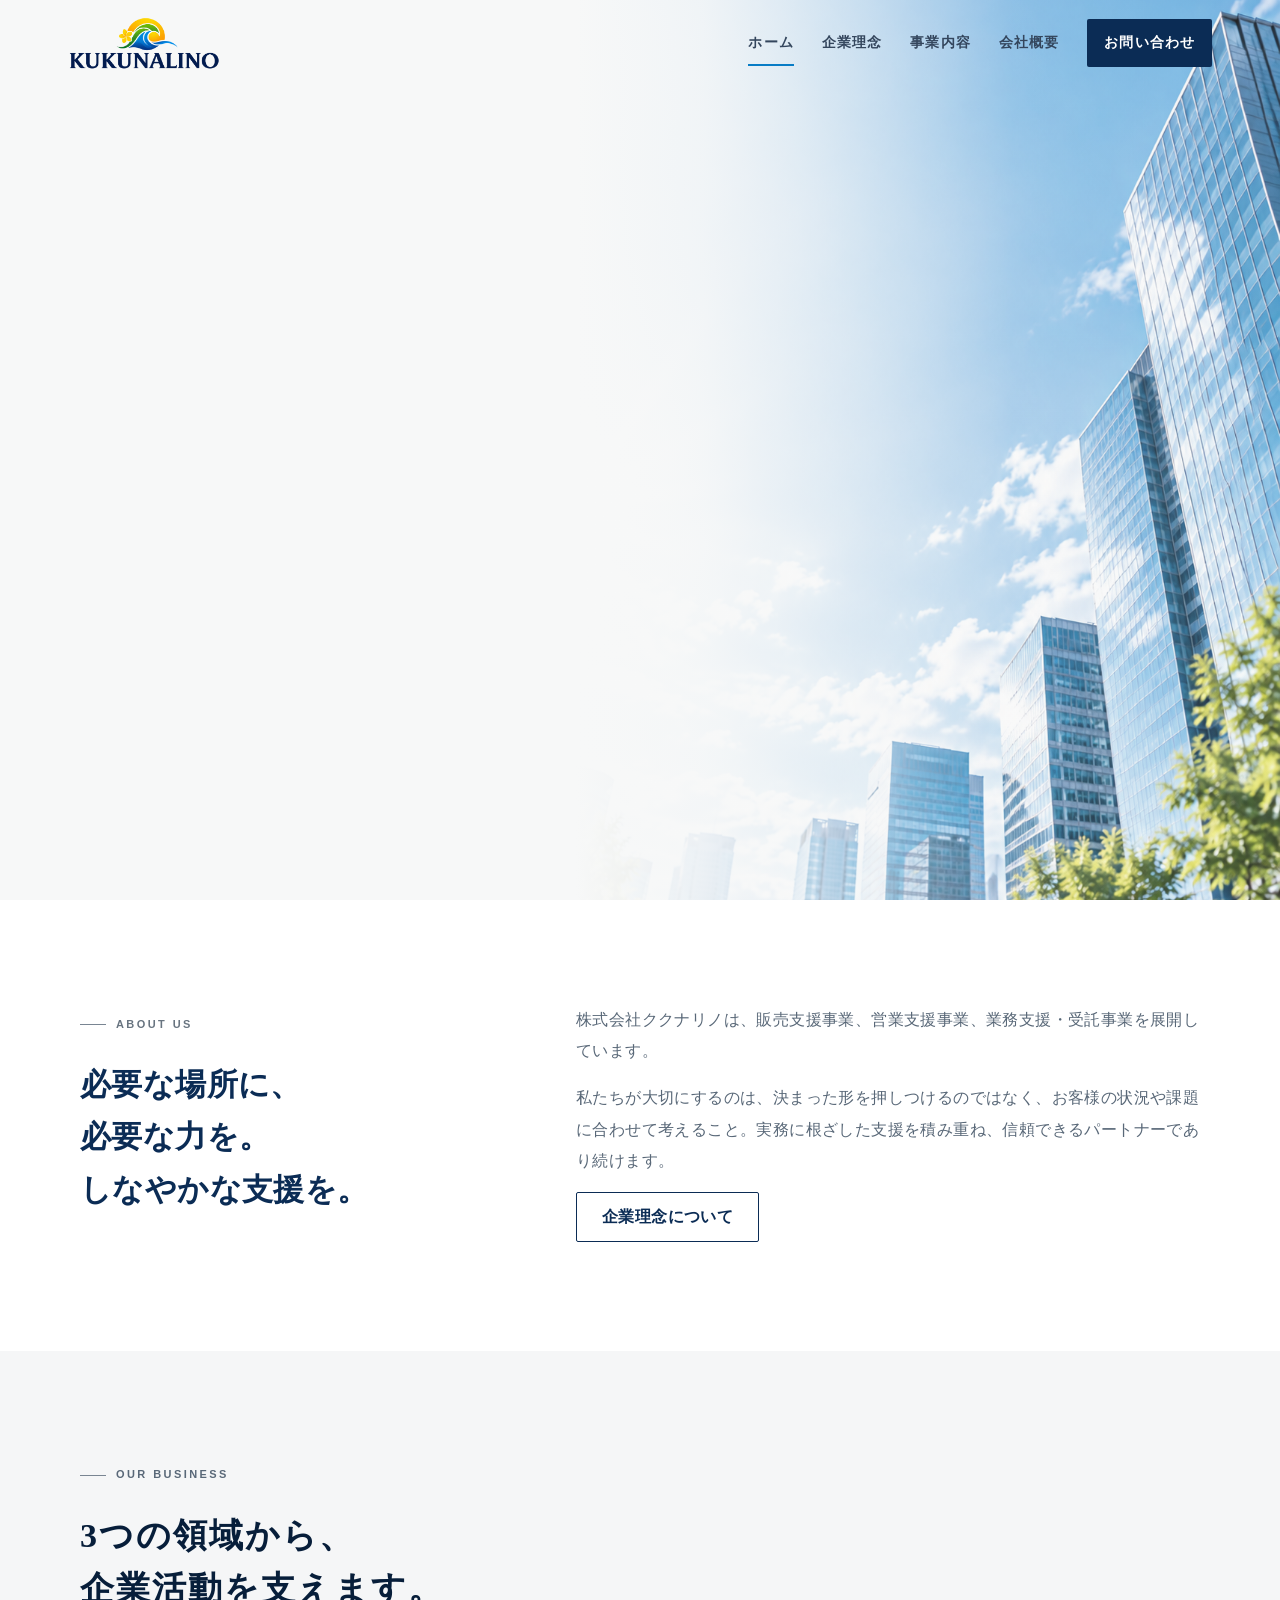
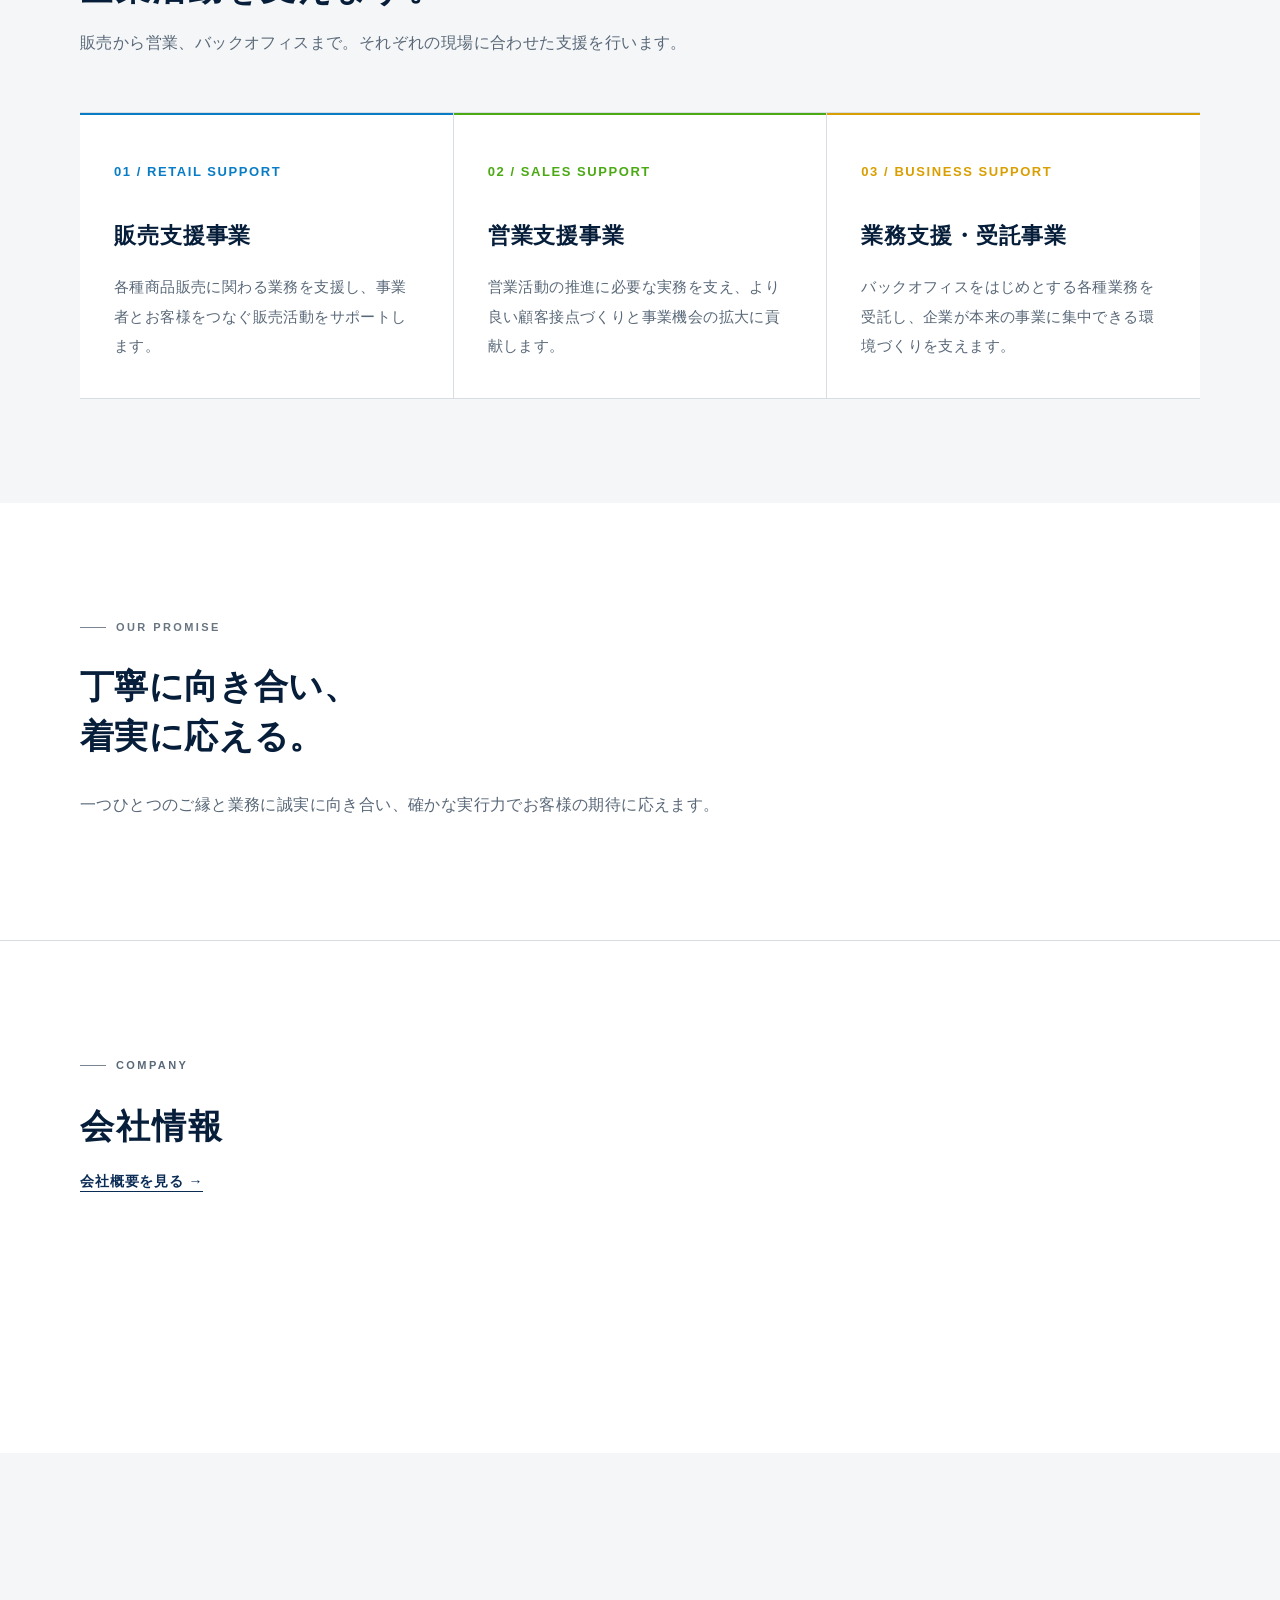
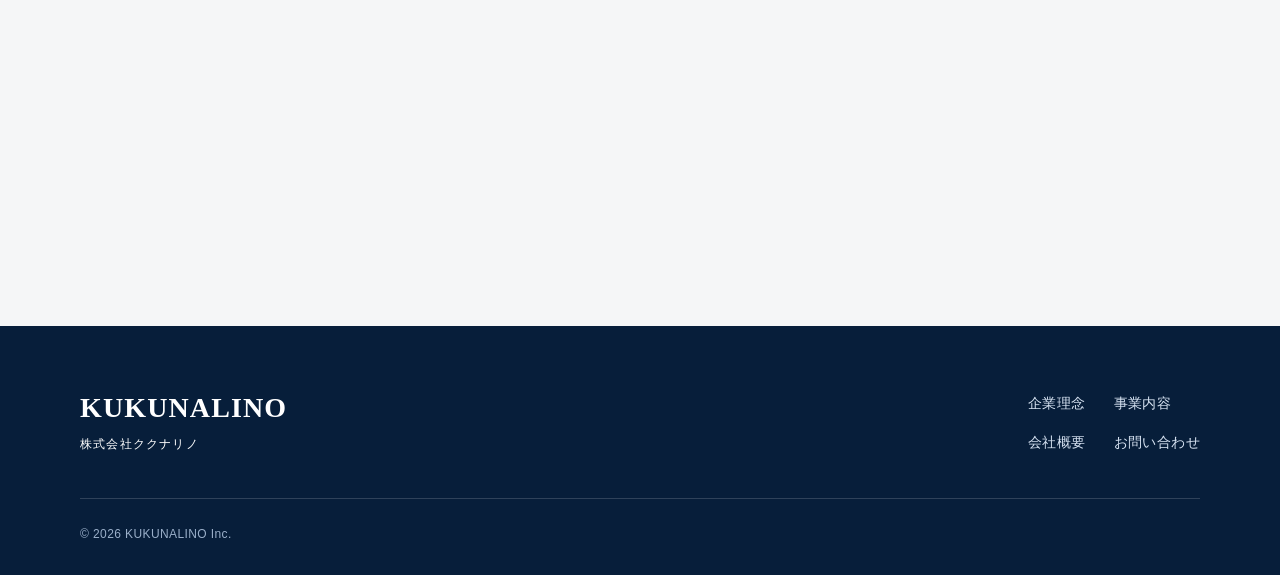
<file: index.html>
<!doctype html>
<html lang="ja"><head><meta charset="utf-8"><meta name="viewport" content="width=device-width,initial-scale=1"><title>株式会社ククナリノ｜販売・営業・業務支援で企業の前進を支える</title><meta name="description" content="株式会社ククナリノは、販売支援、営業支援、業務支援・受託を通じて、企業の前進を支える会社です。"><meta name="robots" content="index,follow,max-image-preview:large"><meta name="theme-color" content="#ffffff"><link rel="canonical" href="https://kukuna-lino.com/"><link rel="icon" href="favicon.ico" sizes="any"><link rel="shortcut icon" href="favicon.ico"><link rel="icon" href="assets/favicon.png" type="image/png" sizes="192x192"><link rel="apple-touch-icon" href="assets/apple-touch-icon.png" sizes="180x180"><link rel="manifest" href="site.webmanifest"><meta property="og:type" content="website"><meta property="og:locale" content="ja_JP"><meta property="og:site_name" content="株式会社ククナリノ"><meta property="og:title" content="株式会社ククナリノ｜販売・営業・業務支援で企業の前進を支える"><meta property="og:description" content="販売支援、営業支援、業務支援・受託を通じて、企業の前進を支えます。"><meta property="og:url" content="https://kukuna-lino.com/"><meta property="og:image" content="https://kukuna-lino.com/assets/hero-city-pc.png"><meta property="og:image:alt" content="株式会社ククナリノ"><meta name="twitter:card" content="summary_large_image"><meta name="twitter:title" content="株式会社ククナリノ｜販売・営業・業務支援"><meta name="twitter:description" content="販売支援、営業支援、業務支援・受託を通じて、企業の前進を支えます。"><meta name="twitter:image" content="https://kukuna-lino.com/assets/hero-city-pc.png"><link rel="stylesheet" href="assets/styles.css?v=20261020d"><script src="assets/site.js?v=20261020d" defer></script><script type="application/ld+json">{"@context":"https://schema.org","@graph":[{"@type":"WebSite","@id":"https://kukuna-lino.com/#website","url":"https://kukuna-lino.com/","name":"ククナリノ","alternateName":["株式会社ククナリノ","KUKUNALINO"],"publisher":{"@id":"https://kukuna-lino.com/#organization"}},{"@type":"Organization","@id":"https://kukuna-lino.com/#organization","name":"株式会社ククナリノ","alternateName":["ククナリノ","KUKUNALINO"],"url":"https://kukuna-lino.com/","logo":"https://kukuna-lino.com/assets/kukunalino-logo.png","email":"info@kukuna-lino.com","foundingDate":"2021-09-16","address":{"@type":"PostalAddress","postalCode":"150-0043","addressRegion":"東京都","addressLocality":"渋谷区","streetAddress":"道玄坂1丁目10番8号 渋谷道玄坂東急ビル2F-C","addressCountry":"JP"}}]}</script></head>
<body class="home"><a class="skip" href="#main">本文へ移動</a>
<header class="site-header"><div class="header-inner"><a class="brand" href="index.html" aria-label="株式会社ククナリノ ホーム"><img src="assets/kukunalino-logo.png" alt="KUKUNALINO"></a><button class="menu-btn" aria-expanded="false" aria-label="メニューを開く">☰</button><nav class="nav" aria-label="メインナビゲーション"><a href="index.html" aria-current="page">ホーム</a><a href="philosophy.html">企業理念</a><a href="services.html">事業内容</a><a href="company.html">会社概要</a><a class="contact-link" href="contact.html">お問い合わせ</a></nav></div></header>
<main id="main"><section class="hero"><div class="hero-media"><picture><source media="(max-width: 900px)" srcset="assets/hero-city-sp.png"><img src="assets/hero-city-pc.png" alt="青空に映えるオフィス街の高層ビルと街路樹"></picture></div><div class="container"><div class="hero-content"><p class="eyebrow">Connect possibilities</p><h1>想いをつなぎ、<br><em>事業を前へ。</em></h1><p class="lead">商品販売、営業活動、日々の業務。企業を動かすさまざまな場面に寄り添い、柔軟な支援で次の一歩をつくります。</p><div class="btns"><a class="btn" href="services.html">事業内容を見る</a><a class="btn secondary" href="company.html">会社情報を見る</a></div></div></div></section>
<section class="section"><div class="container"><div class="intro-grid reveal"><div><p class="eyebrow">About us</p><p class="intro-message">必要な場所に、<br>必要な力を。<br>しなやかな支援を。</p></div><div class="intro-copy"><p>株式会社ククナリノは、販売支援事業、営業支援事業、業務支援・受託事業を展開しています。</p><p>私たちが大切にするのは、決まった形を押しつけるのではなく、お客様の状況や課題に合わせて考えること。実務に根ざした支援を積み重ね、信頼できるパートナーであり続けます。</p><a class="btn secondary" href="philosophy.html">企業理念について</a></div></div></section>
<section class="section soft"><div class="container"><div class="section-title reveal"><p class="eyebrow">Our business</p><h2>3つの領域から、<br>企業活動を支えます。</h2><p>販売から営業、バックオフィスまで。それぞれの現場に合わせた支援を行います。</p></div><div class="service-grid"><article class="service-card blue reveal"><span class="num">01 / RETAIL SUPPORT</span><div class="icon" aria-hidden="true">🛒</div><h3>販売支援事業</h3><p>各種商品販売に関わる業務を支援し、事業者とお客様をつなぐ販売活動をサポートします。</p></article><article class="service-card green reveal"><span class="num">02 / SALES SUPPORT</span><div class="icon" aria-hidden="true">↗</div><h3>営業支援事業</h3><p>営業活動の推進に必要な実務を支え、より良い顧客接点づくりと事業機会の拡大に貢献します。</p></article><article class="service-card yellow reveal"><span class="num">03 / BUSINESS SUPPORT</span><div class="icon" aria-hidden="true">⚙</div><h3>業務支援・受託事業</h3><p>バックオフィスをはじめとする各種業務を受託し、企業が本来の事業に集中できる環境づくりを支えます。</p></article></div></div></section>
<section class="section"><div class="container"><div class="statement reveal"><div class="statement-copy"><p class="eyebrow">Our promise</p><h2>丁寧に向き合い、<br>着実に応える。</h2><p>一つひとつのご縁と業務に誠実に向き合い、確かな実行力でお客様の期待に応えます。</p></div><div class="statement-art" aria-hidden="true"><span></span><span></span><span></span></div></div></div></section>
<section class="section company-section"><div class="container"><div class="company-brief"><div class="section-title reveal"><p class="eyebrow">Company</p><h2>会社情報</h2><p><a class="text-link" href="company.html">会社概要を見る →</a></p></div><div class="table-wrap reveal"><table class="company-table"><tbody><tr><th>会社名</th><td>株式会社ククナリノ</td></tr><tr><th>所在地</th><td>〒150-0043<br>東京都渋谷区道玄坂1丁目10番8号<br>渋谷道玄坂東急ビル2F-C</td></tr><tr><th>設立</th><td>2021年9月16日</td></tr></tbody></table></div></div></div></section><section class="section soft"><div class="container"><div class="cta-band reveal"><p class="eyebrow">Contact</p><h2>お問い合わせ</h2><p>事業に関するご質問・ご相談は、メールにて承っております。</p><a class="btn mail-btn" href="mailto:info@kukuna-lino.com?subject=お問い合わせ"><svg viewBox="0 0 24 24" aria-hidden="true" focusable="false"><rect x="3" y="5.5" width="18" height="13" rx="1.5" fill="none" stroke="currentColor" stroke-width="1.4"/><path d="M3.8 6.5 12 13l8.2-6.5" fill="none" stroke="currentColor" stroke-width="1.4" stroke-linejoin="round"/></svg>メールでお問い合わせ</a></div></div></section></main>
<footer class="site-footer"><div class="container"><div class="footer-top"><div class="footer-brand">KUKUNALINO<small>株式会社ククナリノ</small></div><nav class="footer-nav" aria-label="フッターナビゲーション"><a href="philosophy.html">企業理念</a><a href="services.html">事業内容</a><a href="company.html">会社概要</a><a href="contact.html">お問い合わせ</a></nav></div><p class="copyright">© <span data-year></span> KUKUNALINO Inc.</p></div></footer></body></html>
</file>
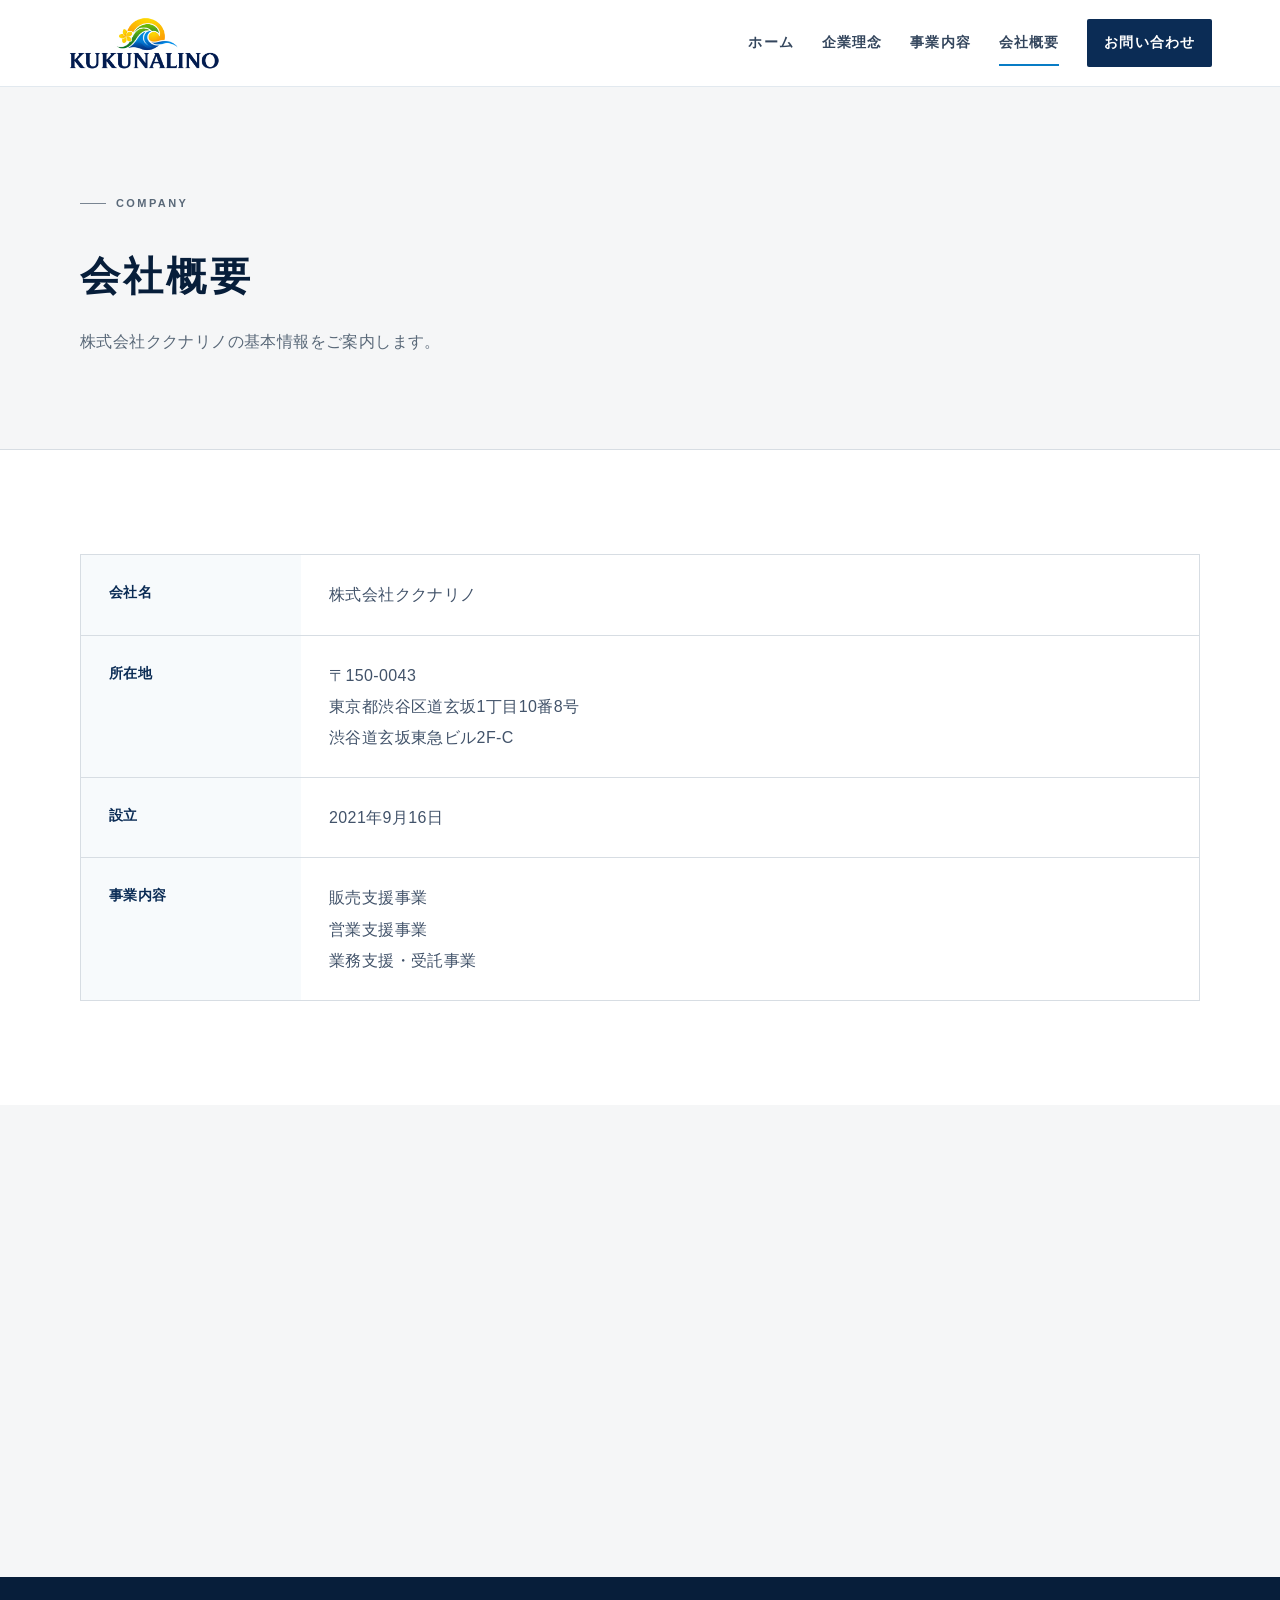
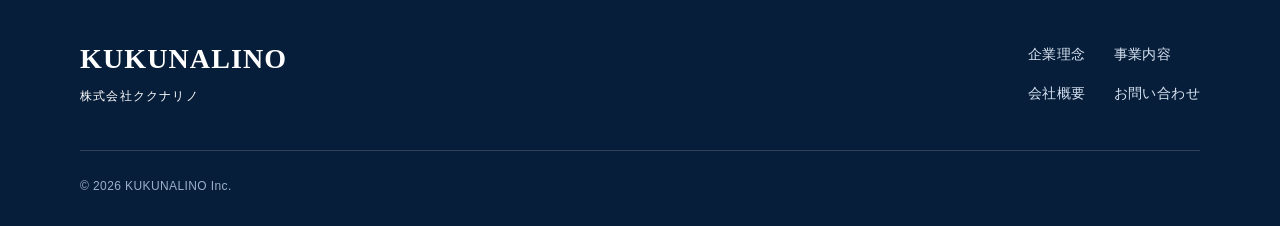
<file: company.html>
<!doctype html><html lang="ja"><head><meta charset="utf-8"><meta name="viewport" content="width=device-width,initial-scale=1"><title>会社概要｜株式会社ククナリノ</title><meta name="description" content="株式会社ククナリノの会社概要です。所在地、設立年月日、販売支援・営業支援・業務支援などの事業内容をご案内します。"><meta name="robots" content="index,follow,max-image-preview:large"><meta name="theme-color" content="#ffffff"><link rel="canonical" href="https://kukuna-lino.com/company.html"><link rel="icon" href="favicon.ico" sizes="any"><link rel="shortcut icon" href="favicon.ico"><link rel="icon" href="assets/favicon.png" type="image/png" sizes="192x192"><link rel="apple-touch-icon" href="assets/apple-touch-icon.png" sizes="180x180"><link rel="manifest" href="site.webmanifest"><meta property="og:type" content="website"><meta property="og:locale" content="ja_JP"><meta property="og:site_name" content="株式会社ククナリノ"><meta property="og:title" content="会社概要｜株式会社ククナリノ"><meta property="og:description" content="株式会社ククナリノの所在地、設立年月日、事業内容をご案内します。"><meta property="og:url" content="https://kukuna-lino.com/company.html"><meta property="og:image" content="https://kukuna-lino.com/assets/hero-city-pc.png"><meta property="og:image:alt" content="株式会社ククナリノ"><meta name="twitter:card" content="summary_large_image"><link rel="stylesheet" href="assets/styles.css?v=20261020d"><script src="assets/site.js?v=20261020d" defer></script></head>
<body><a class="skip" href="#main">本文へ移動</a><header class="site-header"><div class="header-inner"><a class="brand" href="index.html"><img src="assets/kukunalino-logo.png" alt="KUKUNALINO"></a><button class="menu-btn" aria-expanded="false" aria-label="メニューを開く">☰</button><nav class="nav"><a href="index.html">ホーム</a><a href="philosophy.html">企業理念</a><a href="services.html">事業内容</a><a href="company.html" aria-current="page">会社概要</a><a class="contact-link" href="contact.html">お問い合わせ</a></nav></div></header><main id="main"><section class="page-hero"><div class="container"><p class="eyebrow">Company</p><h1>会社概要</h1><p>株式会社ククナリノの基本情報をご案内します。</p></div></section><section class="section"><div class="container"><div class="table-wrap reveal"><table class="company-table"><tbody><tr><th>会社名</th><td>株式会社ククナリノ</td></tr><tr><th>所在地</th><td>〒150-0043<br>東京都渋谷区道玄坂1丁目10番8号<br>渋谷道玄坂東急ビル2F-C</td></tr><tr><th>設立</th><td>2021年9月16日</td></tr><tr><th>事業内容</th><td>販売支援事業<br>営業支援事業<br>業務支援・受託事業</td></tr></tbody></table></div></div></section><section class="section soft"><div class="container"><div class="cta-band reveal"><p class="eyebrow">Contact</p><h2>お問い合わせ</h2><p>事業に関するご質問・ご相談は、メールにて承っております。</p><a class="btn mail-btn" href="mailto:info@kukuna-lino.com?subject=お問い合わせ"><svg viewBox="0 0 24 24" aria-hidden="true" focusable="false"><rect x="3" y="5.5" width="18" height="13" rx="1.5" fill="none" stroke="currentColor" stroke-width="1.4"/><path d="M3.8 6.5 12 13l8.2-6.5" fill="none" stroke="currentColor" stroke-width="1.4" stroke-linejoin="round"/></svg>メールでお問い合わせ</a></div></div></section></main><footer class="site-footer"><div class="container"><div class="footer-top"><div class="footer-brand">KUKUNALINO<small>株式会社ククナリノ</small></div><nav class="footer-nav"><a href="philosophy.html">企業理念</a><a href="services.html">事業内容</a><a href="company.html">会社概要</a><a href="contact.html">お問い合わせ</a></nav></div><p class="copyright">© <span data-year></span> KUKUNALINO Inc.</p></div></footer></body></html>
</file>
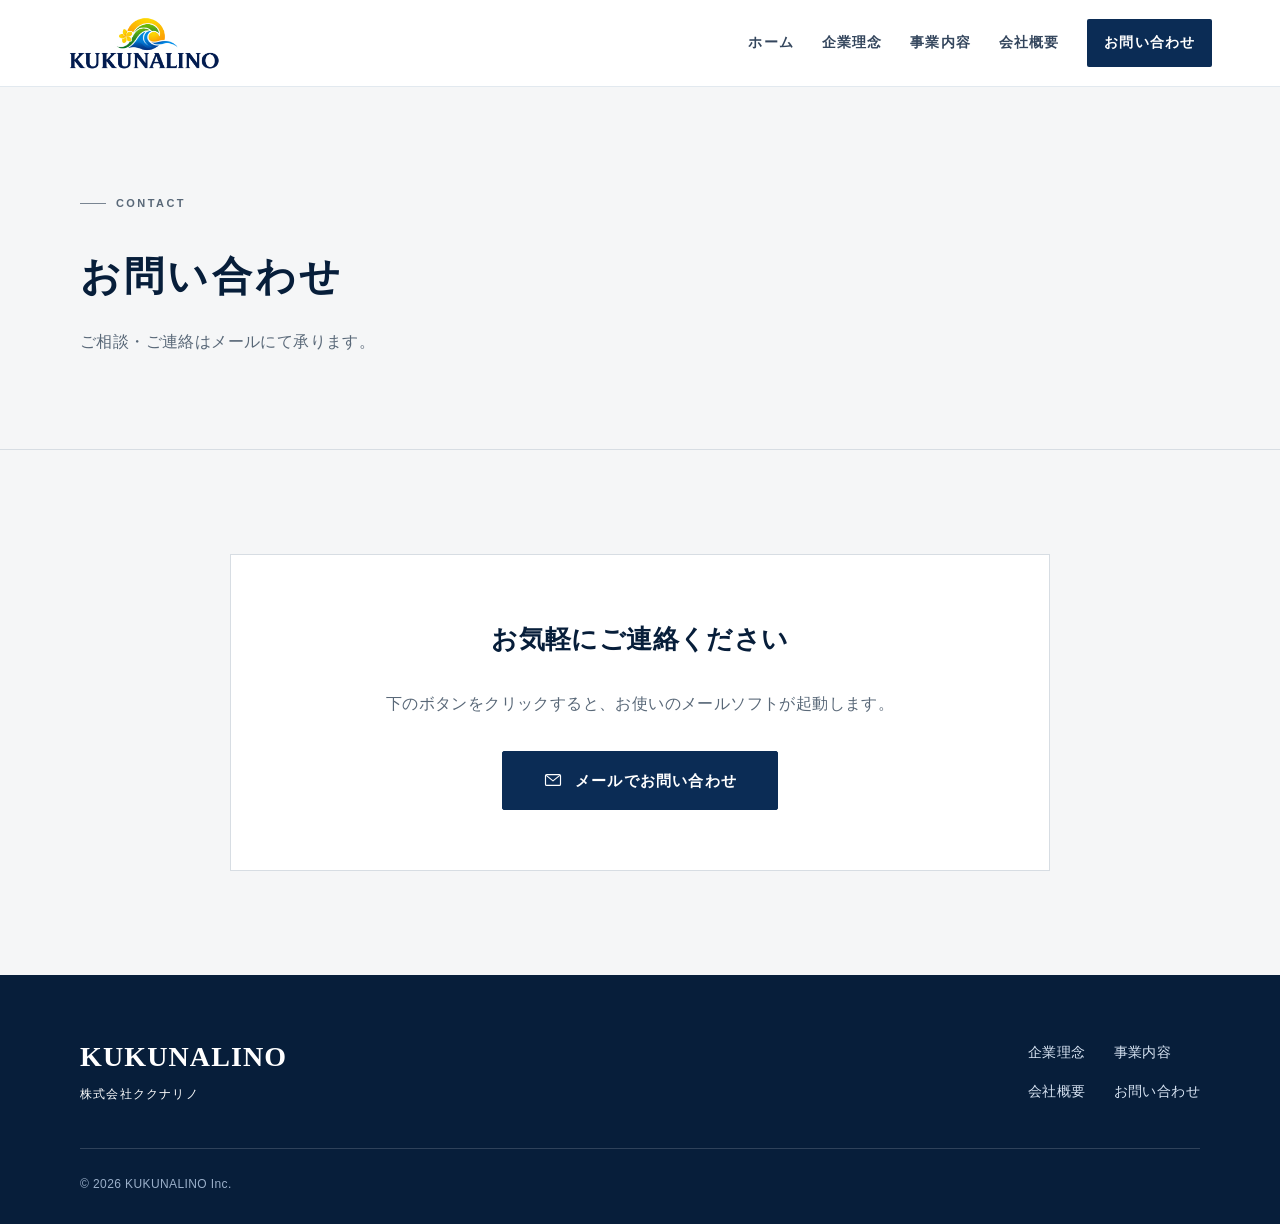
<file: contact.html>
<!doctype html><html lang="ja"><head><meta charset="utf-8"><meta name="viewport" content="width=device-width,initial-scale=1"><title>お問い合わせ｜株式会社ククナリノ</title><meta name="description" content="株式会社ククナリノへのお問い合わせページです。販売支援、営業支援、業務支援・受託に関するご相談をメールで承ります。"><meta name="robots" content="index,follow,max-image-preview:large"><meta name="theme-color" content="#ffffff"><link rel="canonical" href="https://kukuna-lino.com/contact.html"><link rel="icon" href="favicon.ico" sizes="any"><link rel="shortcut icon" href="favicon.ico"><link rel="icon" href="assets/favicon.png" type="image/png" sizes="192x192"><link rel="apple-touch-icon" href="assets/apple-touch-icon.png" sizes="180x180"><link rel="manifest" href="site.webmanifest"><meta property="og:type" content="website"><meta property="og:locale" content="ja_JP"><meta property="og:site_name" content="株式会社ククナリノ"><meta property="og:title" content="お問い合わせ｜株式会社ククナリノ"><meta property="og:description" content="販売支援、営業支援、業務支援・受託に関するご相談をメールで承ります。"><meta property="og:url" content="https://kukuna-lino.com/contact.html"><meta property="og:image" content="https://kukuna-lino.com/assets/hero-city-pc.png"><meta property="og:image:alt" content="株式会社ククナリノ"><meta name="twitter:card" content="summary_large_image"><link rel="stylesheet" href="assets/styles.css?v=20261020d"><script src="assets/site.js?v=20261020d" defer></script></head>
<body><a class="skip" href="#main">本文へ移動</a><header class="site-header"><div class="header-inner"><a class="brand" href="index.html"><img src="assets/kukunalino-logo.png" alt="KUKUNALINO"></a><button class="menu-btn" aria-expanded="false" aria-label="メニューを開く">☰</button><nav class="nav"><a href="index.html">ホーム</a><a href="philosophy.html">企業理念</a><a href="services.html">事業内容</a><a href="company.html">会社概要</a><a class="contact-link" href="contact.html" aria-current="page">お問い合わせ</a></nav></div></header><main id="main"><section class="page-hero"><div class="container"><p class="eyebrow">Contact</p><h1>お問い合わせ</h1><p>ご相談・ご連絡はメールにて承ります。</p></div></section><section class="section soft"><div class="container"><div class="contact-panel reveal"><h2>お気軽にご連絡ください</h2><p>下のボタンをクリックすると、お使いのメールソフトが起動します。</p><div><a class="btn mail-btn" href="mailto:info@kukuna-lino.com?subject=お問い合わせ"><svg viewBox="0 0 24 24" aria-hidden="true" focusable="false"><rect x="3" y="5.5" width="18" height="13" rx="1.5" fill="none" stroke="currentColor" stroke-width="1.4"/><path d="M3.8 6.5 12 13l8.2-6.5" fill="none" stroke="currentColor" stroke-width="1.4" stroke-linejoin="round"/></svg>メールでお問い合わせ</a></div></div></div></section></main><footer class="site-footer"><div class="container"><div class="footer-top"><div class="footer-brand">KUKUNALINO<small>株式会社ククナリノ</small></div><nav class="footer-nav"><a href="philosophy.html">企業理念</a><a href="services.html">事業内容</a><a href="company.html">会社概要</a><a href="contact.html">お問い合わせ</a></nav></div><p class="copyright">© <span data-year></span> KUKUNALINO Inc.</p></div></footer></body></html>
</file>
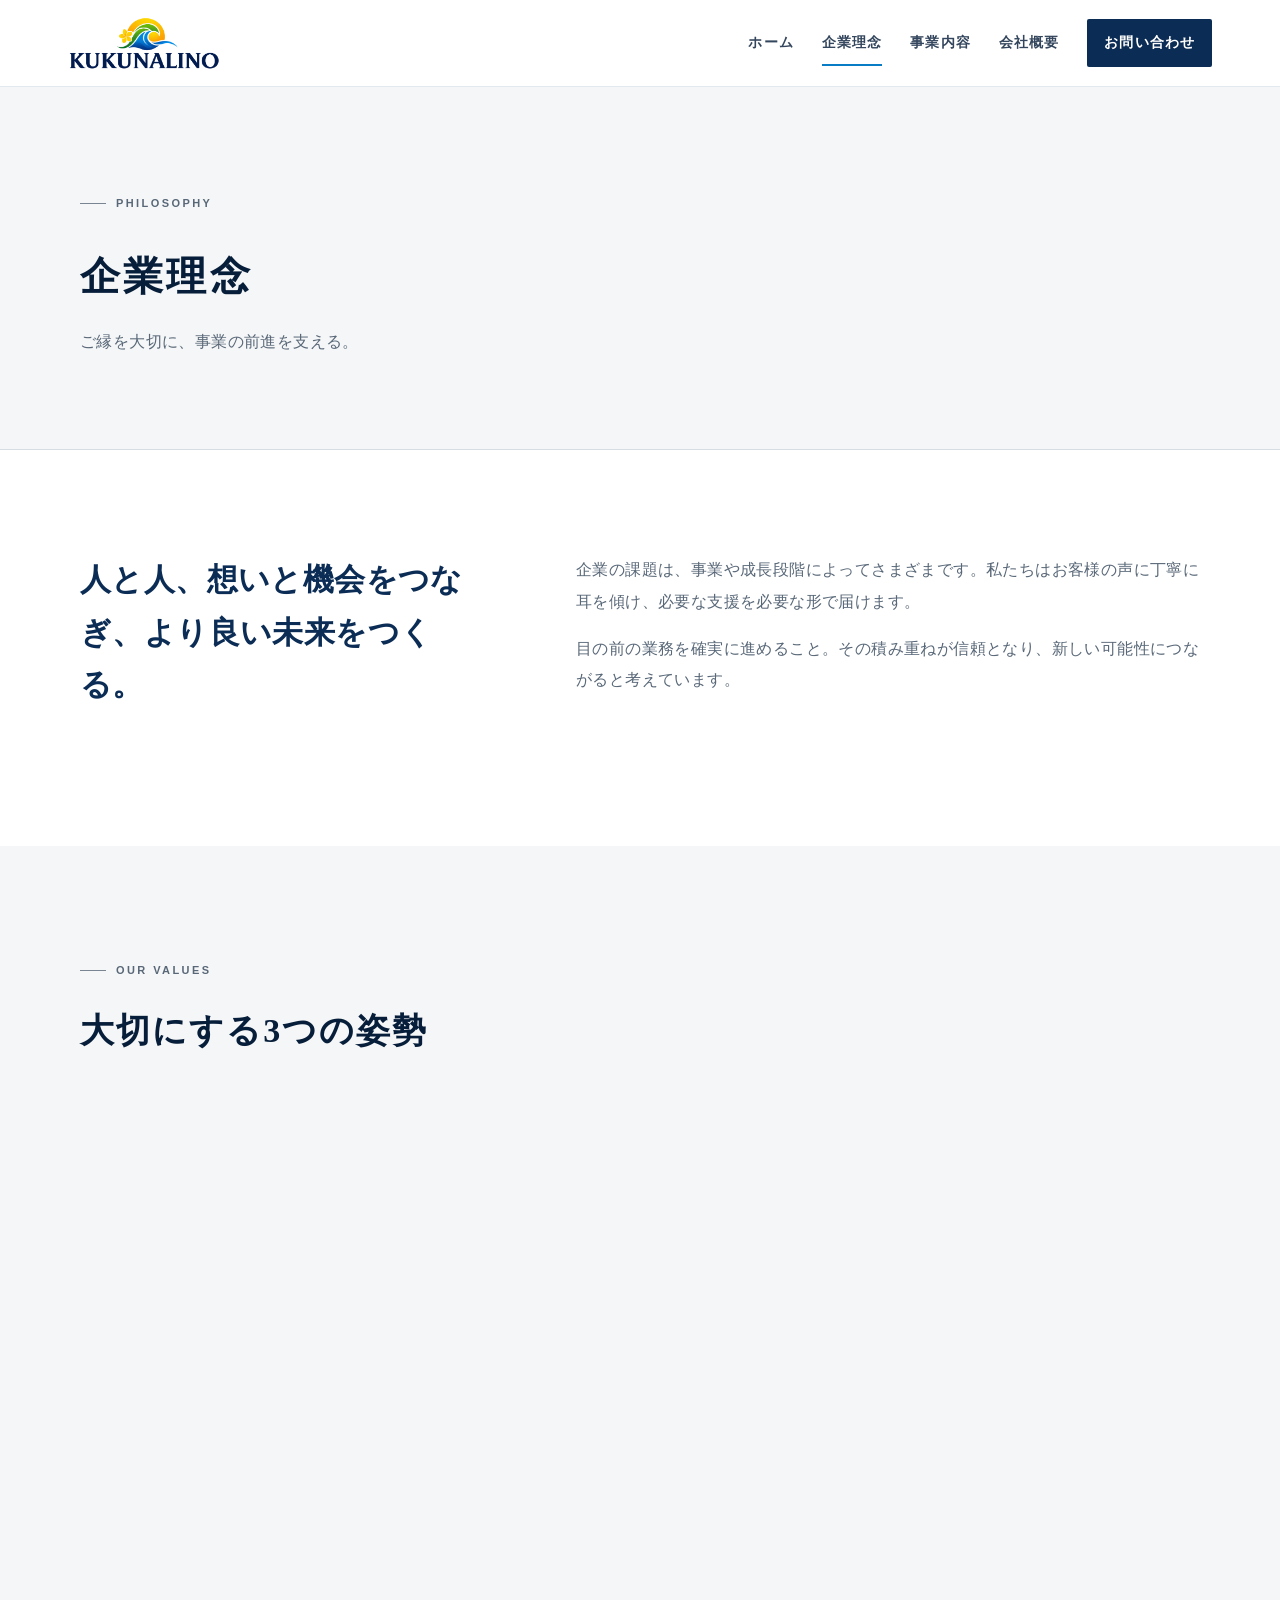
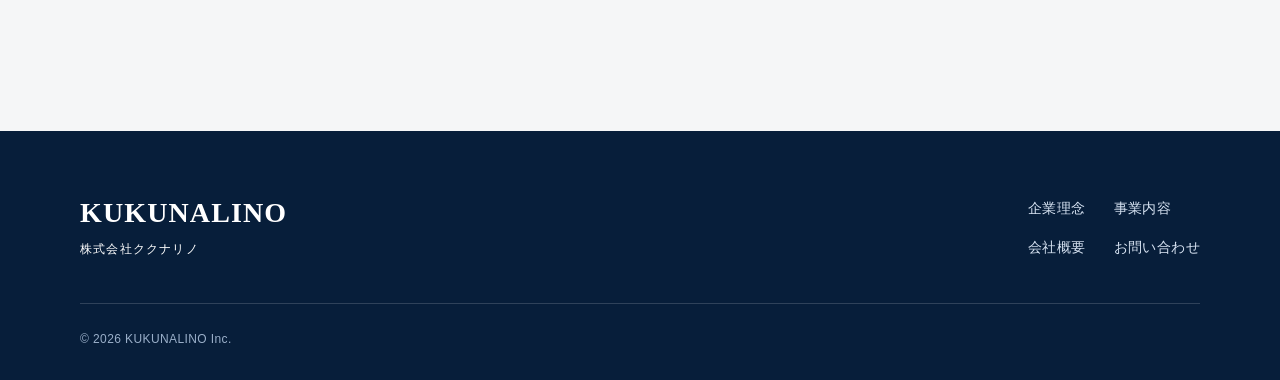
<file: philosophy.html>
<!doctype html><html lang="ja"><head><meta charset="utf-8"><meta name="viewport" content="width=device-width,initial-scale=1"><title>企業理念｜株式会社ククナリノ</title><meta name="description" content="人と人、想いと機会をつなぎ、より良い未来をつくる。株式会社ククナリノの企業理念と、大切にする3つの姿勢をご紹介します。"><meta name="robots" content="index,follow,max-image-preview:large"><meta name="theme-color" content="#ffffff"><link rel="canonical" href="https://kukuna-lino.com/philosophy.html"><link rel="icon" href="favicon.ico" sizes="any"><link rel="shortcut icon" href="favicon.ico"><link rel="icon" href="assets/favicon.png" type="image/png" sizes="192x192"><link rel="apple-touch-icon" href="assets/apple-touch-icon.png" sizes="180x180"><link rel="manifest" href="site.webmanifest"><meta property="og:type" content="website"><meta property="og:locale" content="ja_JP"><meta property="og:site_name" content="株式会社ククナリノ"><meta property="og:title" content="企業理念｜株式会社ククナリノ"><meta property="og:description" content="人と人、想いと機会をつなぎ、より良い未来をつくる。株式会社ククナリノの企業理念をご紹介します。"><meta property="og:url" content="https://kukuna-lino.com/philosophy.html"><meta property="og:image" content="https://kukuna-lino.com/assets/hero-city-pc.png"><meta property="og:image:alt" content="株式会社ククナリノ"><meta name="twitter:card" content="summary_large_image"><link rel="stylesheet" href="assets/styles.css?v=20261020d"><script src="assets/site.js?v=20261020d" defer></script></head>
<body><a class="skip" href="#main">本文へ移動</a><header class="site-header"><div class="header-inner"><a class="brand" href="index.html"><img src="assets/kukunalino-logo.png" alt="KUKUNALINO"></a><button class="menu-btn" aria-expanded="false" aria-label="メニューを開く">☰</button><nav class="nav"><a href="index.html">ホーム</a><a href="philosophy.html" aria-current="page">企業理念</a><a href="services.html">事業内容</a><a href="company.html">会社概要</a><a class="contact-link" href="contact.html">お問い合わせ</a></nav></div></header><main id="main"><section class="page-hero"><div class="container"><p class="eyebrow">Philosophy</p><h1>企業理念</h1><p>ご縁を大切に、事業の前進を支える。</p></div></section><section class="section"><div class="container"><div class="intro-grid reveal"><div><p class="intro-message">人と人、想いと機会をつなぎ、より良い未来をつくる。</p></div><div class="intro-copy"><p>企業の課題は、事業や成長段階によってさまざまです。私たちはお客様の声に丁寧に耳を傾け、必要な支援を必要な形で届けます。</p><p>目の前の業務を確実に進めること。その積み重ねが信頼となり、新しい可能性につながると考えています。</p></div></div></section><section class="section soft"><div class="container"><div class="section-title reveal"><p class="eyebrow">Our values</p><h2>大切にする3つの姿勢</h2></div><div class="value-list"><article class="value-item reveal"><div><h3>誠実に向き合う</h3><p>一つひとつのご相談と業務に責任を持ち、わかりやすく丁寧なコミュニケーションを心がけます。</p></div></article><article class="value-item reveal"><div><h3>柔軟に考える</h3><p>決まった形にとらわれず、状況や目的に合わせた現実的な方法をともに考えます。</p></div></article><article class="value-item reveal"><div><h3>着実に実行する</h3><p>支援を成果につなげるため、実務を大切にし、確実な一歩を積み重ねます。</p></div></article></div></div></section></main><footer class="site-footer"><div class="container"><div class="footer-top"><div class="footer-brand">KUKUNALINO<small>株式会社ククナリノ</small></div><nav class="footer-nav"><a href="philosophy.html">企業理念</a><a href="services.html">事業内容</a><a href="company.html">会社概要</a><a href="contact.html">お問い合わせ</a></nav></div><p class="copyright">© <span data-year></span> KUKUNALINO Inc.</p></div></footer></body></html>
</file>
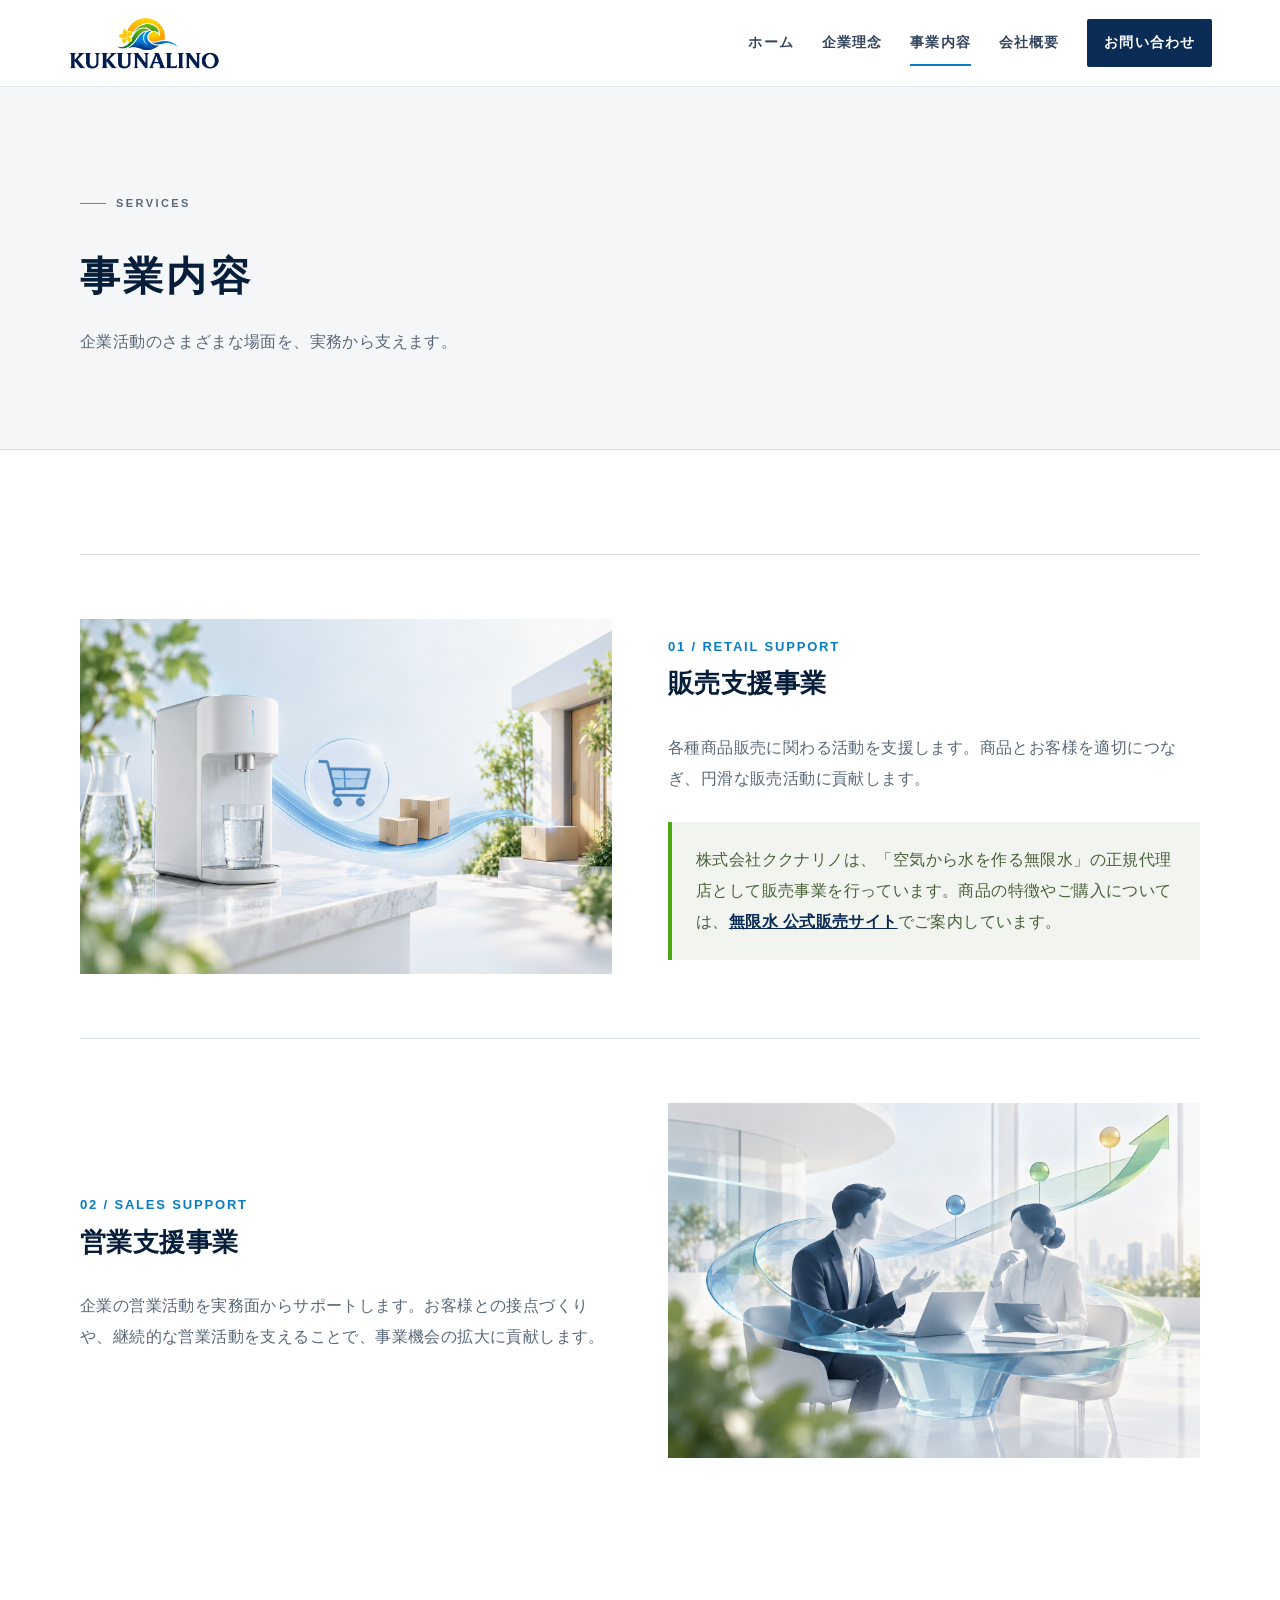
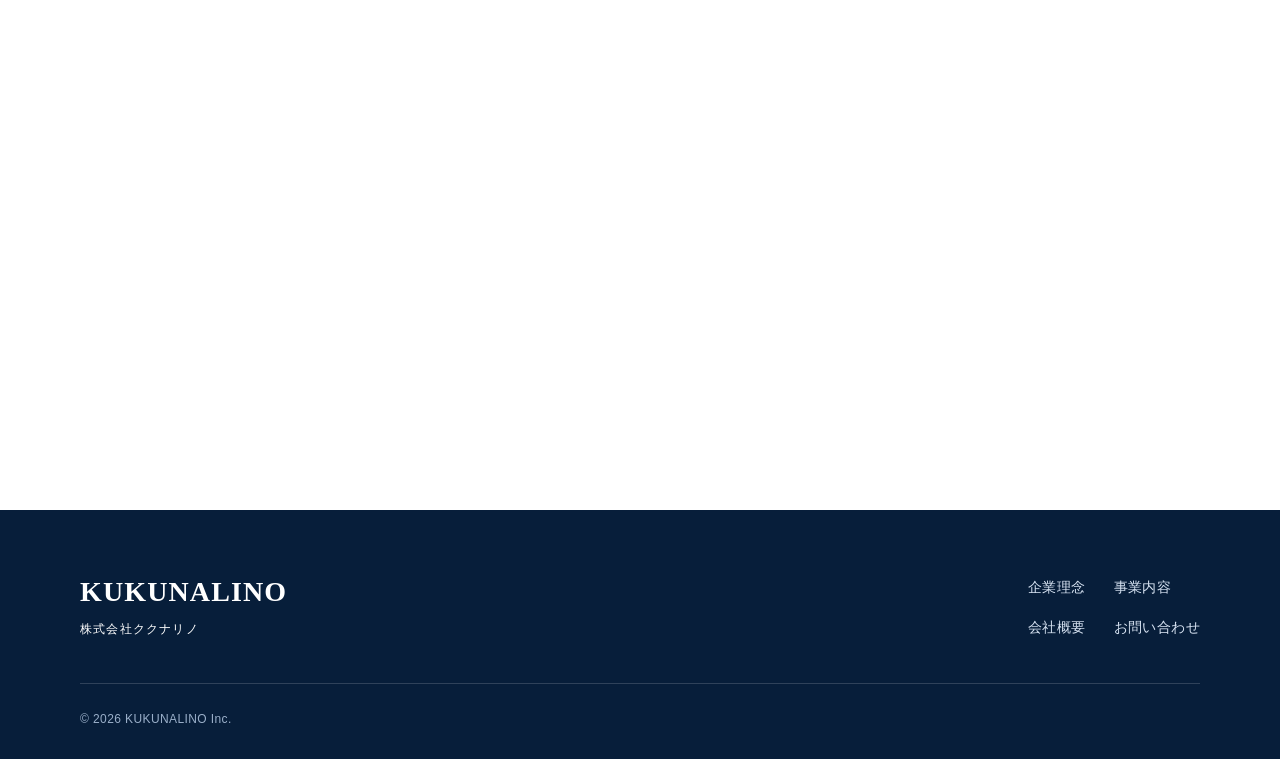
<file: services.html>
<!doctype html>
<html lang="ja"><head><meta charset="utf-8"><meta name="viewport" content="width=device-width,initial-scale=1"><title>事業内容｜販売・営業・業務支援｜株式会社ククナリノ</title><meta name="description" content="株式会社ククナリノの販売支援、営業支援、業務支援・受託事業をご紹介します。企業活動のさまざまな場面を実務から支えます。"><meta name="robots" content="index,follow,max-image-preview:large"><meta name="theme-color" content="#ffffff"><link rel="canonical" href="https://kukuna-lino.com/services.html"><link rel="icon" href="favicon.ico" sizes="any"><link rel="shortcut icon" href="favicon.ico"><link rel="icon" href="assets/favicon.png" type="image/png" sizes="192x192"><link rel="apple-touch-icon" href="assets/apple-touch-icon.png" sizes="180x180"><link rel="manifest" href="site.webmanifest"><meta property="og:type" content="website"><meta property="og:locale" content="ja_JP"><meta property="og:site_name" content="株式会社ククナリノ"><meta property="og:title" content="事業内容｜販売・営業・業務支援｜株式会社ククナリノ"><meta property="og:description" content="販売支援、営業支援、業務支援・受託を通じ、企業活動を実務から支えます。"><meta property="og:url" content="https://kukuna-lino.com/services.html"><meta property="og:image" content="https://kukuna-lino.com/assets/hero-city-pc.png"><meta property="og:image:alt" content="株式会社ククナリノ"><meta name="twitter:card" content="summary_large_image"><link rel="stylesheet" href="assets/styles.css?v=20261020d"><script src="assets/site.js?v=20261020d" defer></script></head>
<body><a class="skip" href="#main">本文へ移動</a><header class="site-header"><div class="header-inner"><a class="brand" href="index.html"><img src="assets/kukunalino-logo.png" alt="KUKUNALINO"></a><button class="menu-btn" aria-expanded="false" aria-label="メニューを開く">☰</button><nav class="nav"><a href="index.html">ホーム</a><a href="philosophy.html">企業理念</a><a href="services.html" aria-current="page">事業内容</a><a href="company.html">会社概要</a><a class="contact-link" href="contact.html">お問い合わせ</a></nav></div></header>
<main id="main"><section class="page-hero"><div class="container"><p class="eyebrow">Services</p><h1>事業内容</h1><p>企業活動のさまざまな場面を、実務から支えます。</p></div></section><section class="section"><div class="container">
<article class="service-detail reveal"><figure class="service-visual"><img src="assets/service-retail.png" alt="空気から水を作る無限水と商品販売のイメージ"></figure><div class="service-copy"><div class="label">01 / RETAIL SUPPORT</div><h2>販売支援事業</h2><p>各種商品販売に関わる活動を支援します。商品とお客様を適切につなぎ、円滑な販売活動に貢献します。</p><div class="note-box">株式会社ククナリノは、「空気から水を作る無限水」の正規代理店として販売事業を行っています。商品の特徴やご購入については、<a href="https://mugensui.kukuna-lino.com/" target="_blank" rel="noopener">無限水 公式販売サイト</a>でご案内しています。</div></div></article>
<article class="service-detail reverse reveal"><figure class="service-visual"><img src="assets/service-sales.png" alt="対話と成長を通じた営業支援のイメージ"></figure><div class="service-copy"><div class="label">02 / SALES SUPPORT</div><h2>営業支援事業</h2><p>企業の営業活動を実務面からサポートします。お客様との接点づくりや、継続的な営業活動を支えることで、事業機会の拡大に貢献します。</p></div></article>
<article class="service-detail reveal"><figure class="service-visual"><img src="assets/service-bpo.png" alt="業務工程を整理し効率化する業務支援・受託のイメージ"></figure><div class="service-copy"><div class="label">03 / BUSINESS SUPPORT</div><h2>業務支援・受託事業</h2><p>バックオフィスをはじめとする各種業務を受託するBPO型の支援です。企業がコア業務に集中できるよう、日々の業務運営を支えます。</p></div></article>
</div></section></main>
<footer class="site-footer"><div class="container"><div class="footer-top"><div class="footer-brand">KUKUNALINO<small>株式会社ククナリノ</small></div><nav class="footer-nav"><a href="philosophy.html">企業理念</a><a href="services.html">事業内容</a><a href="company.html">会社概要</a><a href="contact.html">お問い合わせ</a></nav></div><p class="copyright">© <span data-year></span> KUKUNALINO Inc.</p></div></footer></body></html>
</file>
<file: assets/styles.css>
:root {
  --navy: #082d66;
  --navy-deep: #061d43;
  --blue: #087cc5;
  --green: #4ba914;
  --yellow: #f5c81b;
  --ink: #17263a;
  --muted: #627083;
  --line: #dbe4ec;
  --mist: #f3f8fb;
  --white: #fff;
  --shadow: 0 22px 60px rgba(8, 45, 102, .11);
  --radius: 26px;
}
* { box-sizing: border-box; }
html { scroll-behavior: smooth; }
body { margin: 0; color: var(--ink); background: var(--white); font-family: "Noto Sans JP", "Hiragino Kaku Gothic ProN", "Yu Gothic", sans-serif; line-height: 1.8; -webkit-font-smoothing: antialiased; }
a { color: inherit; }
img { display: block; max-width: 100%; }
.skip { position: fixed; left: 16px; top: -80px; z-index: 100; padding: 10px 18px; background: var(--navy); color: white; border-radius: 8px; }
.skip:focus { top: 16px; }
.site-header { position: sticky; top: 0; z-index: 40; background: rgba(255,255,255,.92); border-bottom: 1px solid rgba(219,228,236,.8); backdrop-filter: blur(16px); }
.header-inner { max-width: 1200px; height: 86px; margin: auto; padding: 0 28px; display: flex; align-items: center; justify-content: space-between; gap: 30px; }
.brand { display: inline-flex; align-items: center; text-decoration: none; }
.brand img { width: 215px; height: 67px; object-fit: contain; object-position: left center; }
.nav { display: flex; align-items: center; gap: 28px; }
.nav a { position: relative; color: #34465d; text-decoration: none; font-size: 14px; font-weight: 700; letter-spacing: .04em; }
.nav a::after { content: ""; position: absolute; left: 0; right: 100%; bottom: -9px; height: 2px; background: var(--blue); transition: right .25s ease; }
.nav a:hover::after, .nav a[aria-current="page"]::after { right: 0; }
.nav .contact-link { padding: 11px 18px; color: white; background: var(--navy); border-radius: 999px; }
.nav .contact-link::after { display: none; }
.menu-btn { display: none; width: 44px; height: 44px; border: 1px solid var(--line); background: white; border-radius: 50%; color: var(--navy); font-size: 22px; }
.container { width: min(1120px, calc(100% - 48px)); margin-inline: auto; }
.hero { min-height: calc(100vh - 86px); display: grid; align-items: center; position: relative; overflow: hidden; background: linear-gradient(120deg, #fff 8%, #f7fbfd 62%, #e7f5fb); }
.hero::before { content: ""; position: absolute; width: 450px; height: 450px; border-radius: 50%; left: -260px; bottom: -240px; border: 78px solid rgba(75,169,20,.06); }
.hero-media { position: absolute; inset: 0 0 0 37%; }
.hero-media::after { content: ""; position: absolute; inset: 0; background: linear-gradient(90deg, white 0%, rgba(255,255,255,.78) 15%, rgba(255,255,255,0) 48%); }
.hero-media img { width: 100%; height: 100%; object-fit: cover; object-position: 62% center; }
.hero-content { position: relative; z-index: 2; padding: 104px 0 118px; width: min(650px, 58%); }
.eyebrow { display: inline-flex; align-items: center; gap: 10px; margin: 0 0 24px; color: var(--blue); font-size: 12px; font-weight: 800; letter-spacing: .18em; text-transform: uppercase; }
.eyebrow::before { content: ""; width: 34px; height: 2px; background: linear-gradient(90deg, var(--blue), var(--green)); }
h1, h2, h3, p { margin-top: 0; }
.hero h1 { margin-bottom: 26px; font-size: clamp(40px, 5.5vw, 72px); line-height: 1.28; letter-spacing: .015em; color: var(--navy-deep); }
.hero h1 em { color: var(--blue); font-style: normal; }
.hero .lead { max-width: 560px; margin-bottom: 38px; font-size: 17px; color: #485b73; }
.btns { display: flex; flex-wrap: wrap; gap: 14px; }
.btn { display: inline-flex; justify-content: center; align-items: center; min-height: 52px; padding: 0 25px; border: 1px solid var(--navy); border-radius: 999px; color: white; background: var(--navy); font-weight: 700; text-decoration: none; transition: .2s ease; }
.btn:hover { transform: translateY(-2px); box-shadow: 0 9px 22px rgba(8,45,102,.2); }
.btn.secondary { color: var(--navy); background: rgba(255,255,255,.78); }
.section { padding: 110px 0; }
.section.soft { background: var(--mist); }
.section-title { margin-bottom: 54px; }
.section-title h2 { margin-bottom: 12px; color: var(--navy-deep); font-size: clamp(30px, 4vw, 47px); line-height: 1.35; letter-spacing: .02em; }
.section-title p { max-width: 650px; color: var(--muted); }
.intro-grid { display: grid; grid-template-columns: .8fr 1.2fr; gap: 80px; align-items: start; }
.intro-message { color: var(--navy); font-size: clamp(24px, 3vw, 38px); line-height: 1.7; font-weight: 700; }
.intro-copy p { color: var(--muted); }
.service-grid { display: grid; grid-template-columns: repeat(3,1fr); gap: 22px; }
.service-card { position: relative; overflow: hidden; padding: 38px 30px 34px; background: white; border: 1px solid var(--line); border-radius: var(--radius); box-shadow: 0 10px 28px rgba(8,45,102,.05); }
.service-card::before { content: ""; position: absolute; inset: 0 auto auto 0; width: 100%; height: 5px; background: var(--accent); }
.service-card .num { color: var(--accent); font: 700 13px/1.4 Arial, sans-serif; letter-spacing: .12em; }
.service-card .icon { width: 58px; height: 58px; margin: 26px 0; display: grid; place-items: center; border-radius: 18px; color: var(--accent); background: color-mix(in srgb, var(--accent) 10%, white); font-size: 26px; }
.service-card h3 { margin-bottom: 15px; color: var(--navy-deep); font-size: 22px; }
.service-card p { margin-bottom: 0; color: var(--muted); font-size: 15px; }
.service-card.blue { --accent: #087cc5; }
.service-card.green { --accent: #4ba914; }
.service-card.yellow { --accent: #d99e00; }
.statement { display: grid; grid-template-columns: 1.2fr .8fr; min-height: 400px; overflow: hidden; background: var(--navy-deep); border-radius: 36px; box-shadow: var(--shadow); }
.statement-copy { padding: 62px; color: white; }
.statement-copy .eyebrow { color: #7cd3ff; }
.statement-copy h2 { font-size: clamp(30px, 4vw, 47px); line-height: 1.45; }
.statement-copy p { color: #cfdbeb; }
.statement-art { position: relative; background: linear-gradient(145deg, #0e83c9, #44a71b); }
.statement-art span { position: absolute; border-radius: 50%; border: 2px solid rgba(255,255,255,.55); }
.statement-art span:nth-child(1) { width: 220px; height: 220px; left: 18%; top: 22%; }
.statement-art span:nth-child(2) { width: 120px; height: 120px; left: 52%; top: 44%; background: rgba(255,213,49,.8); border: 0; }
.statement-art span:nth-child(3) { width: 46px; height: 46px; left: 20%; top: 62%; background: white; }
.table-wrap { overflow: hidden; border: 1px solid var(--line); border-radius: 20px; background: white; }
.company-table { width: 100%; border-collapse: collapse; }
.company-table th, .company-table td { padding: 24px 28px; text-align: left; vertical-align: top; border-bottom: 1px solid var(--line); }
.company-table tr:last-child th, .company-table tr:last-child td { border-bottom: 0; }
.company-table th { width: 220px; color: var(--navy); background: #f7fafc; font-size: 14px; }
.company-table td { color: #42536a; }
.mail-cta { display: grid; grid-template-columns: auto 1fr auto; align-items: center; gap: 24px; padding: 36px 40px; color: white; background: linear-gradient(110deg, var(--navy-deep), var(--navy)); border-radius: 24px; text-decoration: none; box-shadow: var(--shadow); }
.mail-cta .mail-icon { width: 64px; height: 64px; display: grid; place-items: center; border-radius: 50%; color: var(--navy); background: white; font-size: 26px; }
.mail-cta strong { display: block; font-size: 22px; }
.mail-cta small { color: #cbd8e8; }
.mail-cta .arrow { font-size: 28px; }
.page-hero { padding: 92px 0 78px; overflow: hidden; position: relative; background: linear-gradient(135deg, #f7fbfd 0%, #eaf7fb 100%); }
.page-hero::after { content: ""; position: absolute; width: 380px; height: 380px; right: -60px; top: -170px; border-radius: 50%; background: linear-gradient(135deg, rgba(8,124,197,.16), rgba(75,169,20,.12)); }
.page-hero .container { position: relative; z-index: 1; }
.page-hero h1 { margin-bottom: 10px; color: var(--navy-deep); font-size: clamp(38px, 5vw, 60px); }
.page-hero p { color: var(--muted); }
.value-list { display: grid; gap: 28px; counter-reset: values; }
.value-item { counter-increment: values; display: grid; grid-template-columns: 80px 1fr; gap: 26px; padding: 34px; background: white; border: 1px solid var(--line); border-radius: 20px; }
.value-item::before { content: "0" counter(values); color: var(--blue); font: 700 24px/1.3 Arial, sans-serif; }
.value-item h3 { margin-bottom: 7px; color: var(--navy-deep); font-size: 23px; }
.value-item p { margin: 0; color: var(--muted); }
.service-detail { display: grid; grid-template-columns: minmax(0, 1fr) minmax(0, 1fr); gap: 56px; align-items: center; padding: 64px 0; border-top: 1px solid var(--line); }
.service-detail:last-child { border-bottom: 1px solid var(--line); }
.service-detail .label { color: var(--blue); font-size: 13px; font-weight: 800; letter-spacing: .14em; }
.service-detail h2 { color: var(--navy-deep); font-size: 30px; }
.service-detail p, .service-detail li { color: var(--muted); }
.service-detail ul { padding-left: 1.25em; }
.service-visual { margin: 0; overflow: hidden; aspect-ratio: 3 / 2; border-radius: 26px; box-shadow: var(--shadow); background: var(--mist); }
.service-visual img { width: 100%; height: 100%; object-fit: cover; transition: transform .5s ease; }
.service-detail:hover .service-visual img { transform: scale(1.025); }
.service-detail.reverse .service-visual { order: 2; }
.service-detail.reverse .service-copy { order: 1; }
.note-box { margin-top: 28px; padding: 22px 24px; border-left: 4px solid var(--green); background: #f4faf0; border-radius: 0 14px 14px 0; color: #48613a; }
.note-box a { color: var(--navy); font-weight: 700; }
.contact-panel { max-width: 820px; margin: auto; padding: 60px; text-align: center; background: white; border: 1px solid var(--line); border-radius: 30px; box-shadow: var(--shadow); }
.contact-panel .mail-icon { width: 84px; height: 84px; margin: 0 auto 28px; display: grid; place-items: center; border-radius: 50%; color: white; background: linear-gradient(140deg,var(--blue),var(--green)); font-size: 34px; }
.contact-panel h2 { color: var(--navy-deep); font-size: 30px; }
.contact-panel p { color: var(--muted); }
.contact-panel .email { display: inline-block; margin: 18px 0 30px; color: var(--navy); font-size: clamp(19px,3vw,28px); font-weight: 800; text-decoration: none; border-bottom: 2px solid var(--blue); }
.site-footer { padding: 64px 0 28px; color: #d7e3f2; background: var(--navy-deep); }
.footer-top { display: grid; grid-template-columns: 1fr auto; gap: 50px; padding-bottom: 42px; border-bottom: 1px solid rgba(255,255,255,.16); }
.footer-brand { font: 800 28px/1.3 Georgia, serif; letter-spacing: .04em; color: white; }
.footer-brand small { display: block; margin-top: 9px; font: 400 12px/1.5 sans-serif; letter-spacing: .1em; }
.footer-nav { display: grid; grid-template-columns: repeat(2,auto); gap: 12px 28px; }
.footer-nav a { color: #d7e3f2; font-size: 14px; text-decoration: none; }
.copyright { margin: 24px 0 0; color: #9aafc9; font-size: 12px; }
.reveal { opacity: 0; transform: translateY(18px); transition: .7s ease; }
.reveal.on { opacity: 1; transform: none; }
@media (max-width: 900px) {
  .header-inner { height: 74px; padding: 0 20px; }
  .brand img { width: 168px; height: 52px; }
  .menu-btn { display: block; }
  .nav { position: fixed; inset: 74px 0 auto; display: none; padding: 24px; background: white; border-bottom: 1px solid var(--line); box-shadow: var(--shadow); flex-direction: column; align-items: stretch; gap: 0; }
  .nav.open { display: flex; }
  .nav a { padding: 14px 8px; }
  .nav a::after { display: none; }
  .nav .contact-link { margin-top: 8px; text-align: center; }
  .hero { min-height: auto; }
  .hero-media { opacity: .42; left: 0; }
  .hero-media::after { background: rgba(255,255,255,.5); }
  .hero-content { width: 100%; padding: 94px 0; }
  .intro-grid, .statement { grid-template-columns: 1fr; gap: 36px; }
  .service-grid { grid-template-columns: 1fr; }
  .statement-art { min-height: 260px; }
  .footer-top { grid-template-columns: 1fr; }
}
@media (max-width: 620px) {
  .container { width: min(100% - 34px, 1120px); }
  .section { padding: 78px 0; }
  .hero-content { padding: 76px 0 84px; }
  .hero h1 { font-size: 40px; }
  .hero-media { inset: 0; }
  .intro-grid { gap: 24px; }
  .statement-copy { padding: 38px 28px; }
  .page-hero { padding: 72px 0 58px; }
  .value-item, .service-detail { grid-template-columns: 1fr; gap: 28px; }
  .service-detail.reverse .service-visual, .service-detail.reverse .service-copy { order: initial; }
  .company-table th, .company-table td { display: block; width: 100%; padding: 16px 20px; }
  .company-table th { padding-bottom: 6px; border-bottom: 0; }
  .company-table td { padding-top: 4px; }
  .mail-cta { grid-template-columns: auto 1fr; padding: 28px 24px; }
  .mail-cta .arrow { display: none; }
  .contact-panel { padding: 42px 24px; }
  .footer-nav { grid-template-columns: 1fr; }
}
@media (prefers-reduced-motion: reduce) { html { scroll-behavior: auto; } .reveal { opacity: 1; transform: none; transition: none; } .btn { transition: none; } }

/* Restrained corporate editorial styling */
:root { --navy:#0b2c55; --navy-deep:#071e3a; --ink:#182536; --muted:#596878; --line:#d7dde3; --mist:#f5f6f7; --shadow:none; --radius:4px; }
body { font-family:-apple-system,BlinkMacSystemFont,"Hiragino Kaku Gothic ProN","Yu Gothic","YuGothic",Meiryo,sans-serif; line-height:1.95; letter-spacing:.025em; }
h1,h2,h3,.intro-message,.footer-brand { font-family:"Yu Mincho","YuMincho","Hiragino Mincho ProN","Hiragino Mincho Pro","Noto Serif JP",serif; font-weight:600; }
.site-header { background:rgba(255,255,255,.98); backdrop-filter:none; }
.nav a { font-weight:600; letter-spacing:.08em; }
.nav .contact-link { border-radius:2px; padding:10px 17px; }
.hero { background:#f7f8f8; }
.hero::before { display:none; }
.hero-media { inset:0 0 0 45%; }
.hero-media img { object-position:right center; }
.hero-media::after { background:linear-gradient(90deg,#f7f8f8 0%,rgba(247,248,248,.88) 18%,rgba(247,248,248,.12) 62%); }
.hero-media img,.service-visual img { filter:saturate(.72) contrast(.96); }
.hero h1 { font-size:clamp(38px,5vw,64px); letter-spacing:.07em; line-height:1.48; }
.hero h1 em { color:var(--navy); }
.eyebrow { color:#687480; font-size:11px; letter-spacing:.22em; }
.eyebrow::before { width:26px; height:1px; background:#798592; }
.btn { min-height:50px; border-radius:2px; background:var(--navy); font-weight:600; box-shadow:none; }
.btn:hover { transform:none; box-shadow:none; background:#123d71; }
.section { padding:104px 0; }
.section.soft { background:#f5f6f7; }
.section-title h2 { letter-spacing:.06em; line-height:1.55; }
.service-grid { gap:1px; background:var(--line); border-top:1px solid var(--line); border-bottom:1px solid var(--line); }
.service-card { border:0; border-radius:0; box-shadow:none; padding:42px 34px 38px; }
.service-card::before { height:2px; }
.service-card .icon { display:none; }
.service-card h3 { margin-top:28px; letter-spacing:.04em; }
.statement { grid-template-columns:1fr; min-height:auto; border-radius:0; box-shadow:none; }
.statement-copy { padding:70px; max-width:860px; }
.statement-art { display:none; }
.table-wrap { border-radius:0; }
.mail-cta { border-radius:0; background:var(--navy-deep); box-shadow:none; }
.mail-cta .mail-icon,.contact-panel .mail-icon { border-radius:2px; }
.page-hero { padding:96px 0 76px; background:#f5f6f7; border-bottom:1px solid var(--line); }
.page-hero::after { display:none; }
.page-hero h1 { letter-spacing:.08em; }
.value-item { border-radius:0; box-shadow:none; }
.service-visual { border-radius:0; box-shadow:none; }
.service-detail:hover .service-visual img { transform:none; }
.note-box { border-radius:0; background:#f2f5ef; }
.contact-panel { border-radius:0; box-shadow:none; }
.contact-panel .mail-icon { background:var(--navy); }
.js .reveal { opacity:0; transform:translateY(28px); transition:opacity .9s ease,transform .9s cubic-bezier(.2,.7,.2,1); transition-delay:var(--delay,0s); }
.js .reveal.on { opacity:1; transform:none; }
@media (prefers-reduced-motion: reduce) { .js .reveal { opacity:1; transform:none; transition:none; } }
@media (max-width:900px) { .hero-media{inset:0;opacity:.28}.hero-media::after{background:rgba(247,248,248,.66)}.nav{border-radius:0;box-shadow:none} }
@media (max-width:620px) { .statement-copy{padding:44px 28px}.hero h1{font-size:38px} }
.hero-media picture { display:block; width:100%; height:100%; }
@media (max-width:900px) {
  .hero { min-height:calc(100svh - 74px); }
  .hero-media { opacity:1; }
  .hero-media img { object-position:center bottom; filter:saturate(.86) contrast(.97); }
  .hero-media::after { background:linear-gradient(90deg,rgba(247,248,248,.92) 0%,rgba(247,248,248,.78) 45%,rgba(247,248,248,0) 78%),linear-gradient(180deg,rgba(247,248,248,.5) 0%,rgba(247,248,248,0) 30%); }
  .hero-content { width:76%; padding:60px 0 210px; }
  .hero h1 { font-size:34px; line-height:1.5; }
  .hero .lead { max-width:230px; color:#33475b; font-size:14px; line-height:1.9; }
  .hero .btns { flex-direction:column; align-items:flex-start; gap:10px; }
  .hero .btn { min-height:44px; padding:0 19px; }
}
.home .site-header { position:fixed; left:0; right:0; background:transparent; border-bottom-color:transparent; transition:background .3s ease,border-color .3s ease; }
.home .site-header.scrolled { background:rgba(255,255,255,.98); border-bottom-color:var(--line); }
.home .menu-btn { background:rgba(255,255,255,.72); border-color:rgba(255,255,255,.9); }
.home .hero { min-height:100vh; min-height:100svh; }
.home .hero-content { padding-top:186px; }
@media (max-width:900px) { .home .hero-content { padding-top:134px; } }
.statement { background:transparent; }
.statement-copy { padding:0; color:var(--ink); }
.statement-copy .eyebrow { color:#687480; }
.statement-copy h2 { color:var(--navy-deep); }
.statement-copy p { color:var(--muted); }
.mail-cta { color:var(--navy-deep); background:white; border:1px solid var(--line); }
.mail-cta .mail-icon { color:white; background:var(--navy); }
.mail-cta small { color:var(--muted); }
.mail-cta .arrow { color:var(--navy); }
.text-link { color:var(--navy); font-size:14px; font-weight:600; letter-spacing:.06em; text-decoration:none; border-bottom:1px solid currentColor; padding-bottom:2px; }
.company-brief .section-title { margin-bottom:36px; }
.brand img { width:176px; height:55px; }
@media (min-width:901px) {
  .hero h1 { font-size:clamp(40px,3.6vw,52px); }
  .section-title h2,.statement-copy h2 { font-size:34px; }
  .intro-message { font-size:clamp(26px,2.4vw,32px); }
  .page-hero h1 { font-size:40px; }
  .service-detail h2,.contact-panel h2 { font-size:26px; }
  .mail-cta strong { font-size:20px; }
  .company-brief { display:grid; grid-template-columns:1fr 2fr; gap:56px; align-items:start; }
  .company-brief .section-title { margin-bottom:0; }
}
@media (max-width:900px) { .brand img { width:122px; height:38px; } }
.cta-band { max-width:640px; margin:auto; text-align:center; }
.cta-band .eyebrow { justify-content:center; }
.cta-band h2 { margin-bottom:16px; color:var(--navy-deep); font-size:clamp(22px,2.6vw,28px); letter-spacing:.1em; }
.cta-band p { margin-bottom:36px; color:var(--muted); }
.mail-btn { gap:12px; min-height:56px; padding:14px 40px; font-size:15px; letter-spacing:.08em; transition:background .25s ease,color .25s ease; }
.mail-btn svg { width:20px; height:20px; flex:none; }
.mail-btn:hover { color:var(--navy); background:transparent; }
.contact-panel p { margin-bottom:32px; }
.company-section { border-top:1px solid var(--line); }
</file>
